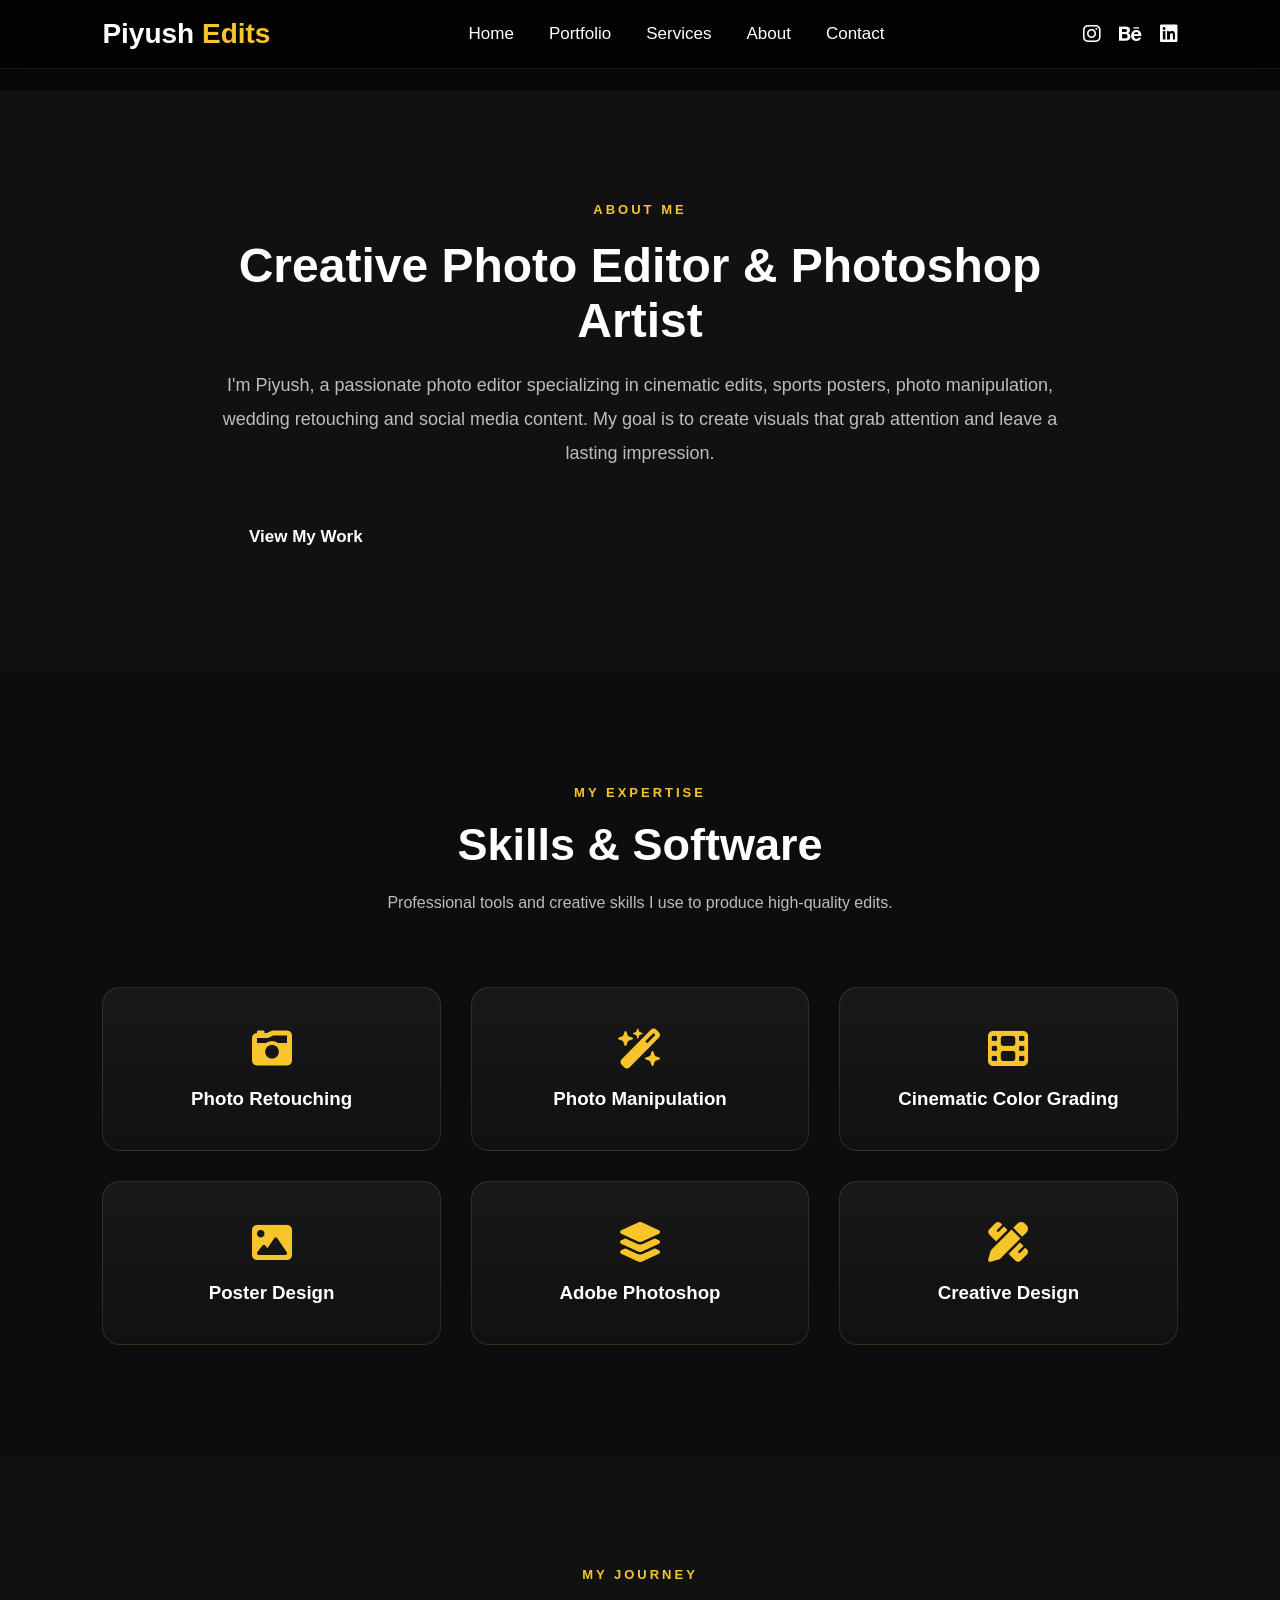
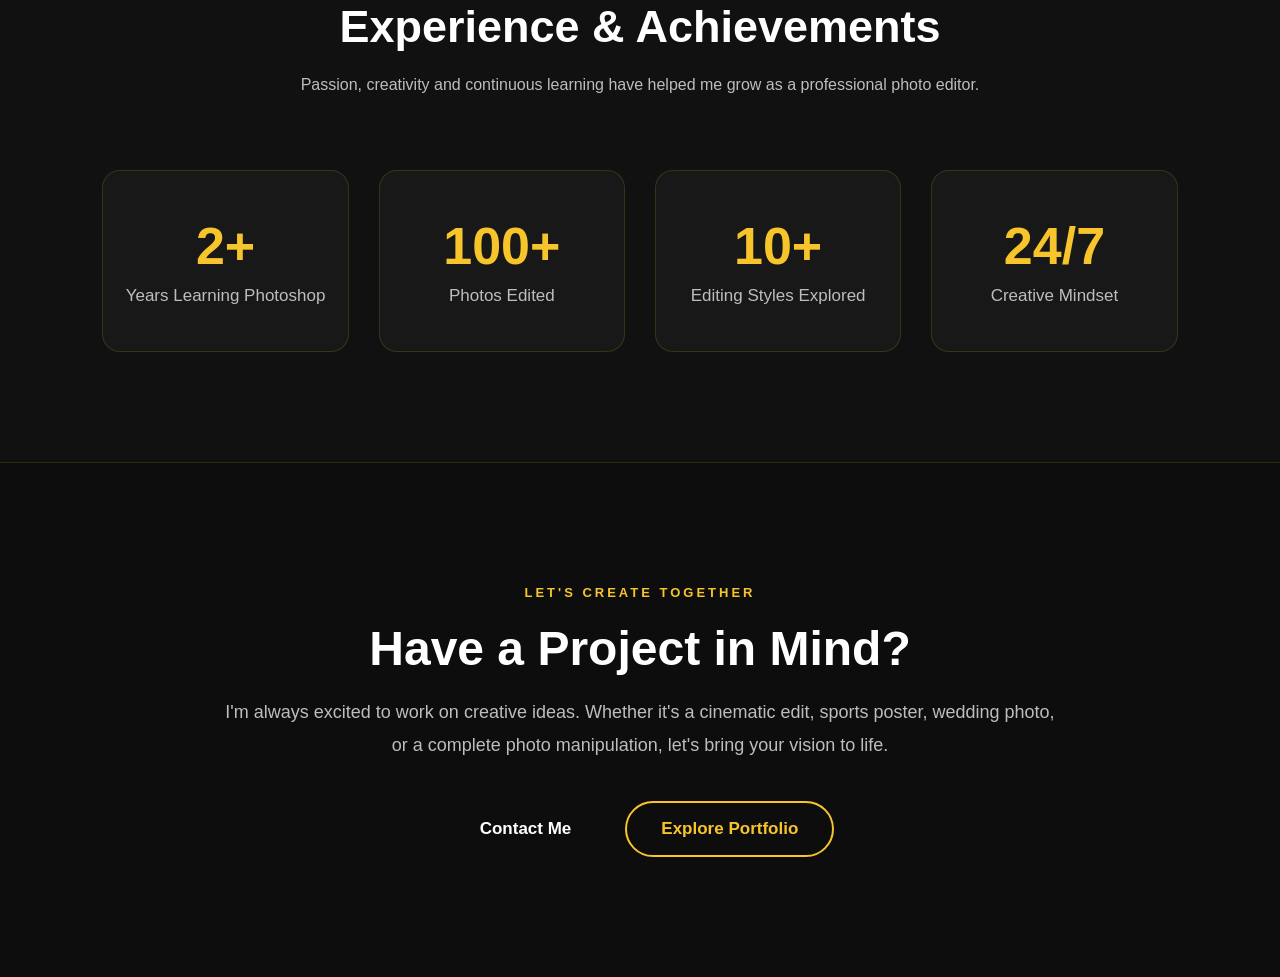
<file: about.html>
<!DOCTYPE html>
<html lang="en">
<head>
    <meta charset="UTF-8">
    <meta name="viewport" content="width=device-width, initial-scale=1.0">
    <title>About - Piyush Edits</title>

    <link rel="stylesheet" href="style.css">
    <link rel="stylesheet" href="https://cdnjs.cloudflare.com/ajax/libs/font-awesome/6.5.2/css/all.min.css">
</head>
<body>

<nav class="navbar">

  <div class="logo">
    Piyush <span>Edits</span>
  </div>

  <ul class="nav-links" id="navLinks">
    <li><a href="index.html">Home</a></li>
    <li><a href="portfolio.html">Portfolio</a></li>
    <li><a href="services.html">Services</a></li>
    <li><a href="about.html">About</a></li>
    <li><a href="contact.html">Contact</a></li>
  </ul>

  <div class="social-icons">
    <a href="#"><i class="fab fa-instagram"></i></a>
    <a href="#"><i class="fab fa-behance"></i></a>
    <a href="#"><i class="fab fa-linkedin"></i></a>
  </div>

  <!-- 🍔 HAMBURGER ADD HERE -->
  <div class="hamburger" id="hamburger">
    <span></span>
    <span></span>
    <span></span>
  </div>

</nav>

<!-- 🌫️ OVERLAY (NAVBAR KE BAAD) -->
<div class="overlay" id="overlay"></div>

<!-- <section class="about">

    <h2>About Me</h2>

    <h3>Hi, I'm Piyush</h3>

    <p>
        I am a passionate Photoshop editor and BCA student specializing in cinematic edits, retouching, color grading, and creative photo manipulation.
    </p>

</section> -->
<section class="about-intro">

    <div class="about-text">

        <span>ABOUT ME</span>

        <h2>Creative Photo Editor & Photoshop Artist</h2>

        <p>
            I'm Piyush, a passionate photo editor specializing in cinematic edits,
            sports posters, photo manipulation, wedding retouching and social media
            content. My goal is to create visuals that grab attention and leave a
            lasting impression.
        </p>

        <a href="portfolio.html" class="btn">
            View My Work
        </a>

    </div>

</section>
<!-- ================= SKILLS ================= -->

<section class="skills-section">

    <div class="section-title">

        <span>MY EXPERTISE</span>

        <h2>Skills & Software</h2>

        <p>Professional tools and creative skills I use to produce high-quality edits.</p>

    </div>

    <div class="skills-grid">

        <div class="skill-card">
            <i class="fas fa-camera-retro"></i>
            <h3>Photo Retouching</h3>
        </div>

        <div class="skill-card">
            <i class="fas fa-wand-magic-sparkles"></i>
            <h3>Photo Manipulation</h3>
        </div>

        <div class="skill-card">
            <i class="fas fa-film"></i>
            <h3>Cinematic Color Grading</h3>
        </div>

        <div class="skill-card">
            <i class="fas fa-image"></i>
            <h3>Poster Design</h3>
        </div>

        <div class="skill-card">
            <i class="fas fa-layer-group"></i>
            <h3>Adobe Photoshop</h3>
        </div>

        <div class="skill-card">
            <i class="fas fa-pen-ruler"></i>
            <h3>Creative Design</h3>
        </div>

    </div>

</section>
<!-- ================= EXPERIENCE ================= -->

<section class="experience-section">

    <div class="section-title">

        <span>MY JOURNEY</span>

        <h2>Experience & Achievements</h2>

        <p>
            Passion, creativity and continuous learning have helped me grow as a professional photo editor.
        </p>

    </div>

    <div class="experience-grid">

        <div class="experience-card">
            <h3>2+</h3>
            <p>Years Learning Photoshop</p>
        </div>

        <div class="experience-card">
            <h3>100+</h3>
            <p>Photos Edited</p>
        </div>

        <div class="experience-card">
            <h3>10+</h3>
            <p>Editing Styles Explored</p>
        </div>

        <div class="experience-card">
            <h3>24/7</h3>
            <p>Creative Mindset</p>
        </div>

    </div>

</section>
<!-- ================= ABOUT CTA ================= -->

<section class="about-cta">

    <div class="about-cta-content">

        <span>LET'S CREATE TOGETHER</span>

        <h2>Have a Project in Mind?</h2>

        <p>
            I'm always excited to work on creative ideas. Whether it's a cinematic
            edit, sports poster, wedding photo, or a complete photo manipulation,
            let's bring your vision to life.
        </p>

        <div class="about-cta-buttons">

            <a href="contact.html" class="btn">
                Contact Me
            </a>

            <a href="portfolio.html" class="btn btn-outline">
                Explore Portfolio
            </a>

        </div>

    </div>

</section>
</body>
</html>
</file>
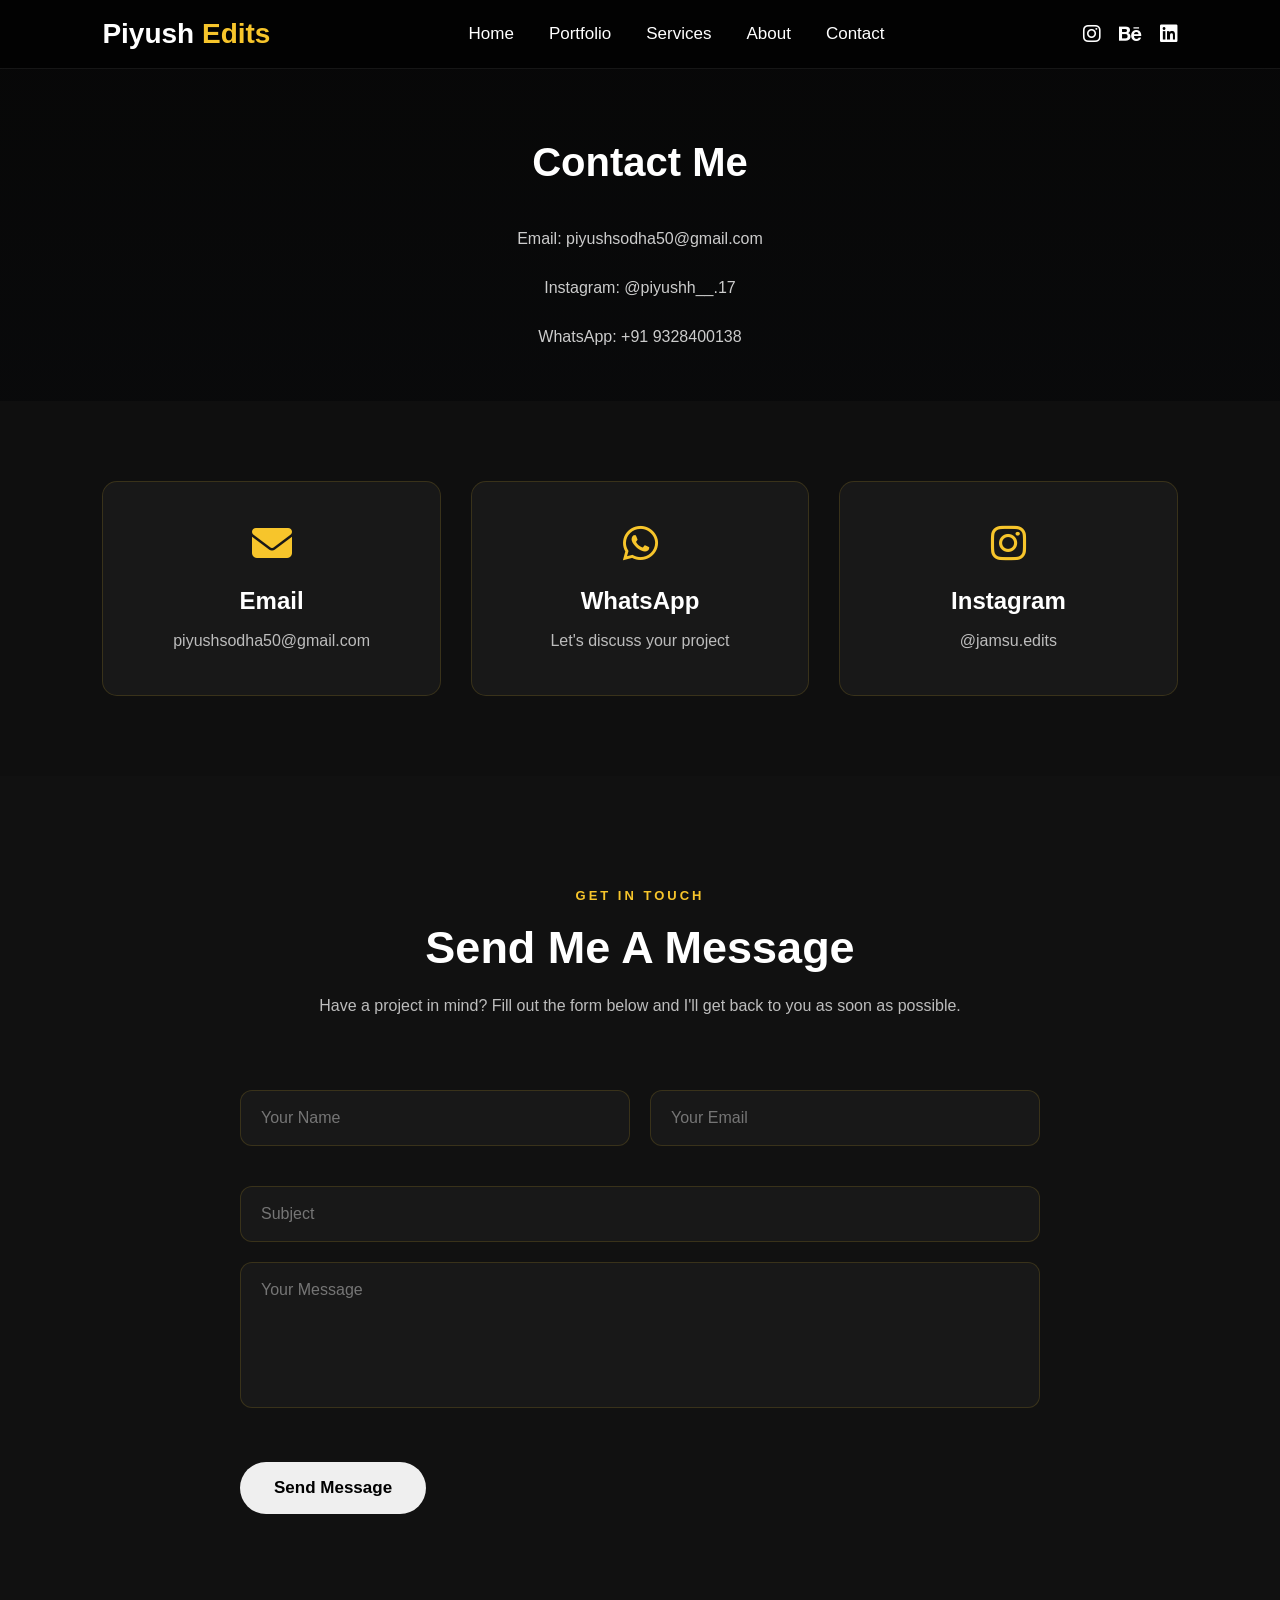
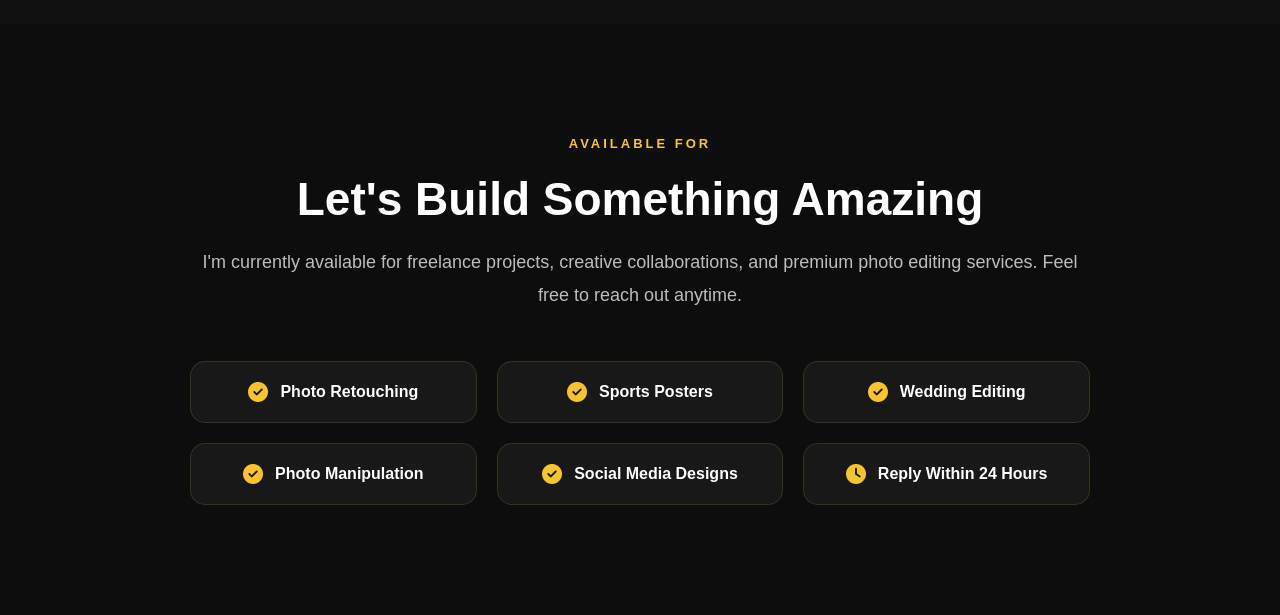
<file: contact.html>
<!DOCTYPE html>
<html lang="en">
<head>
    <title>Contact</title>
    <link rel="stylesheet" href="style.css">
    <link rel="stylesheet" href="https://cdnjs.cloudflare.com/ajax/libs/font-awesome/6.5.2/css/all.min.css">
</head>
<body>

<nav class="navbar">

  <div class="logo">
    Piyush <span>Edits</span>
  </div>

  <ul class="nav-links" id="navLinks">
    <li><a href="index.html">Home</a></li>
    <li><a href="portfolio.html">Portfolio</a></li>
    <li><a href="services.html">Services</a></li>
    <li><a href="about.html">About</a></li>
    <li><a href="contact.html">Contact</a></li>
  </ul>

  <div class="social-icons">
    <a href="#"><i class="fab fa-instagram"></i></a>
    <a href="#"><i class="fab fa-behance"></i></a>
    <a href="#"><i class="fab fa-linkedin"></i></a>
  </div>

  <!-- 🍔 HAMBURGER ADD HERE -->
  <div class="hamburger" id="hamburger">
    <span></span>
    <span></span>
    <span></span>
  </div>

</nav>

<!-- 🌫️ OVERLAY (NAVBAR KE BAAD) -->
<div class="overlay" id="overlay"></div>

<section class="about">

<h2>Contact Me</h2>

<p>Email: piyushsodha50@gmail.com</p>
<p>Instagram: @piyushh__.17</p>
<p>WhatsApp: +91 9328400138</p>

</section>
<!-- ================= Contact Cards ================= -->

<section class="contact-cards">

    <div class="contact-card">

        <div class="contact-icon">
            <i class="fas fa-envelope"></i>
        </div>

        <h3>Email</h3>

        <p>piyushsodha50@gmail.com</p>

    </div>

    <div class="contact-card">

        <div class="contact-icon">
            <i class="fab fa-whatsapp"></i>
        </div>

        <h3>WhatsApp</h3>

        <p>Let's discuss your project</p>

    </div>

    <div class="contact-card">

        <div class="contact-icon">
            <i class="fab fa-instagram"></i>
        </div>

        <h3>Instagram</h3>

        <p>@jamsu.edits</p>

    </div>

</section>
<!-- ================= CONTACT FORM ================= -->

<section class="contact-form-section">

    <div class="section-title">

        <span>GET IN TOUCH</span>

        <h2>Send Me A Message</h2>

        <p>
            Have a project in mind? Fill out the form below and I'll get back to you as soon as possible.
        </p>

    </div>

    <form class="contact-form">

        <div class="input-group">

            <input type="text" placeholder="Your Name" required>

            <input type="email" placeholder="Your Email" required>

        </div>

        <input type="text" placeholder="Subject" required>

        <textarea rows="6" placeholder="Your Message"></textarea>

        <button type="submit" class="btn">
            Send Message
        </button>

    </form>

</section>
<!--==========================
AVAILABILITY
===========================-->

<section class="availability">

    <div class="availability-content">

        <span>AVAILABLE FOR</span>

        <h2>Let's Build Something Amazing</h2>

        <p>
            I'm currently available for freelance projects, creative collaborations,
            and premium photo editing services. Feel free to reach out anytime.
        </p>

        <div class="availability-grid">

            <div class="availability-item">
                <i class="fas fa-check-circle"></i>
                <span>Photo Retouching</span>
            </div>

            <div class="availability-item">
                <i class="fas fa-check-circle"></i>
                <span>Sports Posters</span>
            </div>

            <div class="availability-item">
                <i class="fas fa-check-circle"></i>
                <span>Wedding Editing</span>
            </div>

            <div class="availability-item">
                <i class="fas fa-check-circle"></i>
                <span>Photo Manipulation</span>
            </div>

            <div class="availability-item">
                <i class="fas fa-check-circle"></i>
                <span>Social Media Designs</span>
            </div>

            <div class="availability-item">
                <i class="fas fa-clock"></i>
                <span>Reply Within 24 Hours</span>
            </div>

        </div>

    </div>

</section>

</body>
</html>
</file>
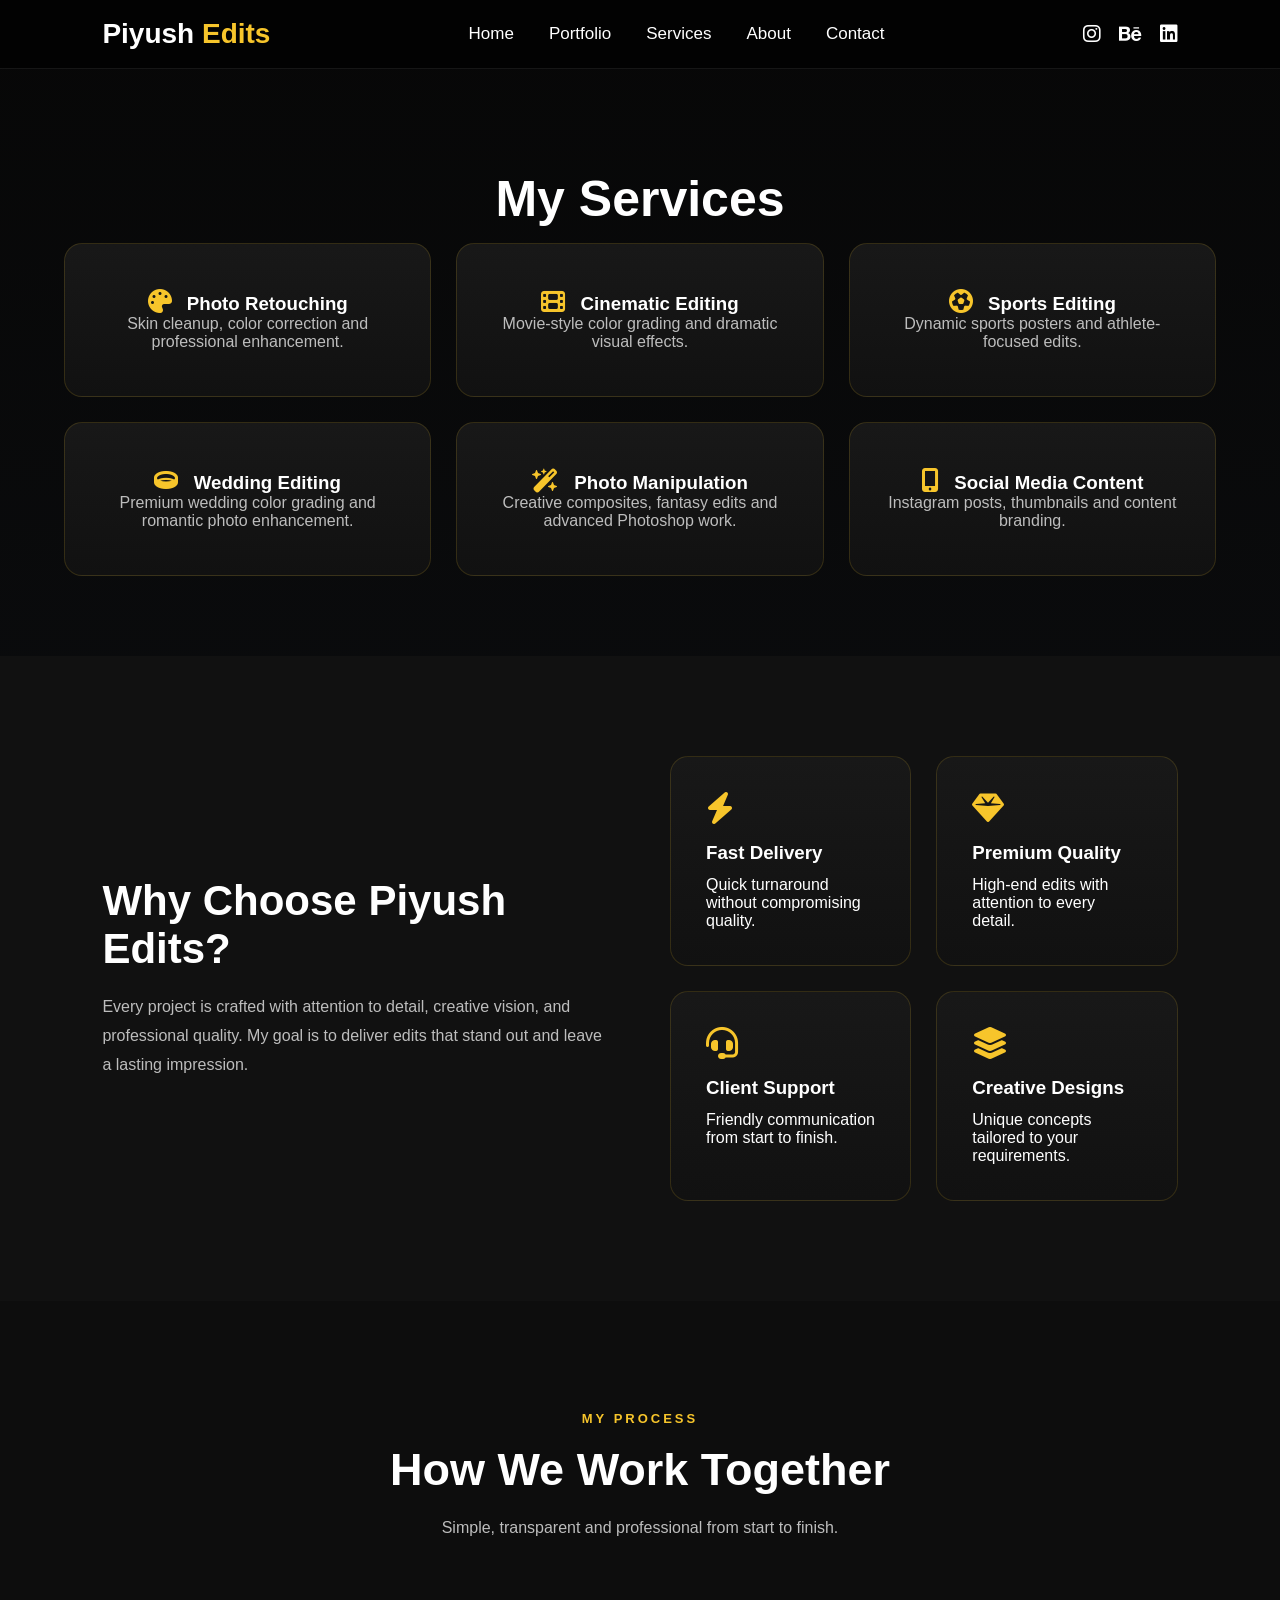
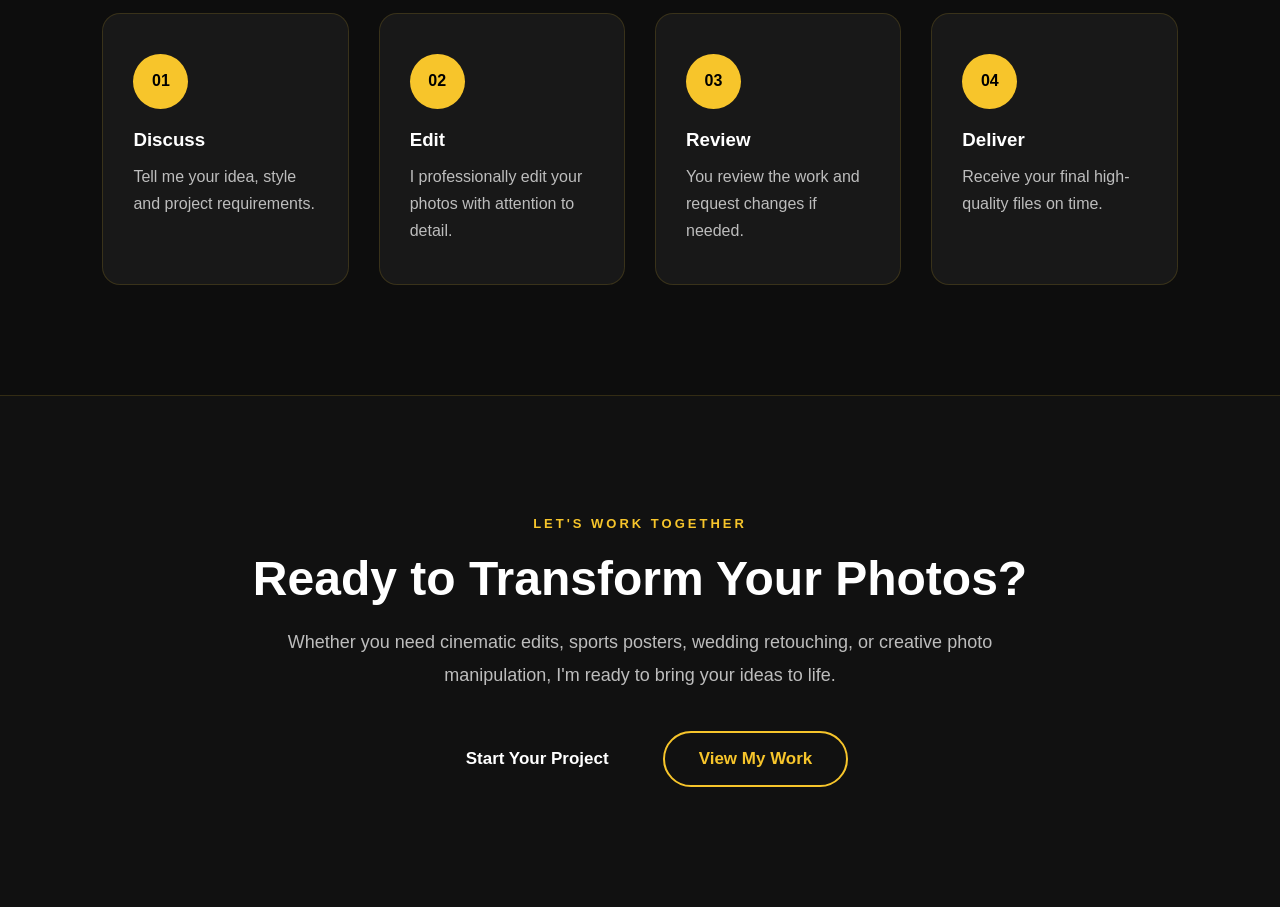
<file: services.html>
<html>
    <head>
        <link rel="stylesheet" href="style.css">
        <link rel="stylesheet" href="https://cdnjs.cloudflare.com/ajax/libs/font-awesome/6.5.2/css/all.min.css">
    </head>
        <body>
<nav class="navbar">

  <div class="logo">
    Piyush <span>Edits</span>
  </div>

  <ul class="nav-links" id="navLinks">
    <li><a href="index.html">Home</a></li>
    <li><a href="portfolio.html">Portfolio</a></li>
    <li><a href="services.html">Services</a></li>
    <li><a href="about.html">About</a></li>
    <li><a href="contact.html">Contact</a></li>
  </ul>

  <div class="social-icons">
    <a href="#"><i class="fab fa-instagram"></i></a>
    <a href="#"><i class="fab fa-behance"></i></a>
    <a href="#"><i class="fab fa-linkedin"></i></a>
  </div>

  <!-- 🍔 HAMBURGER ADD HERE -->
  <div class="hamburger" id="hamburger">
    <span></span>
    <span></span>
    <span></span>
  </div>

</nav>

<!-- 🌫️ OVERLAY (NAVBAR KE BAAD) -->
<div class="overlay" id="overlay"></div>

<section class="services">

    <h1>My Services</h1>
   

    <div class="service-grid">

        <div class="service-card">
            <h3><i class="fas fa-palette"></i> Photo Retouching</h3>
            <p>Skin cleanup, color correction and professional enhancement.</p>
        </div>

        <div class="service-card">
           <h3><i class="fas fa-film"></i> Cinematic Editing</h3>
            <p>Movie-style color grading and dramatic visual effects.</p>
        </div>

        <div class="service-card">
<h3><i class="fas fa-futbol"></i> Sports Editing</h3>
            <p>Dynamic sports posters and athlete-focused edits.</p>
        </div>

        <div class="service-card">
            <h3><i class="fas fa-ring"></i> Wedding Editing</h3>
            <p>Premium wedding color grading and romantic photo enhancement.</p>
        </div>

        <div class="service-card">
            <h3><i class="fas fa-wand-magic-sparkles"></i> Photo Manipulation</h3>
            <p>Creative composites, fantasy edits and advanced Photoshop work.</p>
        </div>

        <div class="service-card">
            <h3><i class="fas fa-mobile-screen-button"></i> Social Media Content</h3>
            <p>Instagram posts, thumbnails and content branding.</p>
        </div>

    </div>

</section>
<!-- ================= WHY CHOOSE ME ================= -->

<section class="why-choose">

    <div class="why-left">
        <h2>Why Choose Piyush Edits?</h2>

        <p>
            Every project is crafted with attention to detail, creative vision,
            and professional quality. My goal is to deliver edits that stand out
            and leave a lasting impression.
        </p>
    </div>

    <div class="why-right">

        <div class="why-box">
            <i class="fas fa-bolt"></i>
            <h3>Fast Delivery</h3>
            <p>Quick turnaround without compromising quality.</p>
        </div>

        <div class="why-box">
            <i class="fas fa-gem"></i>
            <h3>Premium Quality</h3>
            <p>High-end edits with attention to every detail.</p>
        </div>

        <div class="why-box">
            <i class="fas fa-headset"></i>
            <h3>Client Support</h3>
            <p>Friendly communication from start to finish.</p>
        </div>

        <div class="why-box">
            <i class="fas fa-layer-group"></i>
            <h3>Creative Designs</h3>
            <p>Unique concepts tailored to your requirements.</p>
        </div>

    </div>

</section>
<!-- ================= WORK PROCESS ================= -->

<section class="work-process">

    <div class="section-title">
        <span>MY PROCESS</span>
        <h2>How We Work Together</h2>
        <p>Simple, transparent and professional from start to finish.</p>
    </div>

    <div class="process-grid">

        <div class="process-card">
            <div class="step-number">01</div>
            <h3>Discuss</h3>
            <p>Tell me your idea, style and project requirements.</p>
        </div>

        <div class="process-card">
            <div class="step-number">02</div>
            <h3>Edit</h3>
            <p>I professionally edit your photos with attention to detail.</p>
        </div>

        <div class="process-card">
            <div class="step-number">03</div>
            <h3>Review</h3>
            <p>You review the work and request changes if needed.</p>
        </div>

        <div class="process-card">
            <div class="step-number">04</div>
            <h3>Deliver</h3>
            <p>Receive your final high-quality files on time.</p>
        </div>

    </div>

</section>
<!-- ================= SERVICES CTA ================= -->

<section class="services-cta">

    <div class="services-cta-content">

        <span>LET'S WORK TOGETHER</span>

        <h2>Ready to Transform Your Photos?</h2>

        <p>
            Whether you need cinematic edits, sports posters, wedding retouching,
            or creative photo manipulation, I'm ready to bring your ideas to life.
        </p>

        <div class="services-cta-buttons">

            <a href="contact.html" class="btn">
                Start Your Project
            </a>

            <a href="portfolio.html" class="btn btn-outline">
                View My Work
            </a>

        </div>

    </div>

</section>
</body>
    
</html>
</file>
<file: style.css>
html{
    scroll-behavior: smooth;
}
*{
    margin:0;
    padding:0;
    box-sizing:border-box;
    font-family:Arial, sans-serif;
}

body{
    background:#000;
    color:white;
}

nav{
    display:flex;
    justify-content:space-between;
    align-items:center;
    padding:25px 80px;
}

.logo{
    font-size:28px;
    font-weight:bold;

    transition:
    transform .35s ease,
    text-shadow .35s ease;
}
.logo:hover{
    transform: scale(1.05);

    text-shadow:
    0 0 18px rgba(247,197,43,.6);
}
ul{
    display:flex;
    list-style:none;
    gap:30px;
}

a{
    text-decoration:none;
    color:white;
}

 .hero{
    min-height:120vh;
    width:90%;
    max-width:1300px;
    margin:auto;
    display:flex;
    flex-direction:row;
    justify-content:space-between;
    align-items:center;
    gap:80px;
} 

.hero h1{
    font-size:60px;
    max-width:900px;
}

.hero p{
    /* margin-top:20px; */
    font-size:16px;
}

button{
    margin-top:30px;
    padding:15px 35px;
    font-size:18px;
    cursor:pointer;
}

button{
    margin-top:30px;
    padding:15px 35px;
    font-size:18px;
    cursor:pointer;
    border:none;
    border-radius:50px;
    transition:0.3s;
}

button:hover{
    transform:scale(1.08);
}

a{
    text-decoration:none;
    color:white;
    transition:0.3s;
}

a:hover{
    color:#00bfff;
}

*{
    font-family:'Inter', Arial, sans-serif;
}

body{
    background:
    linear-gradient(180deg, #070707 0%, #0d0f12 55%, #111827 100%);
    color:#fff;
    overflow-x:hidden;
}

body{
    padding-top:90px;
}

/* Navbar */

nav{
    display:flex;
    justify-content:space-between;
    align-items:center;
    padding:25px 80px;
}

.logo{
    font-size:28px;
    font-weight:bold;
}

ul{
    display:flex;
    list-style:none;
    gap:30px;
}

a{
    text-decoration:none;
    color:white;
    transition:0.3s;
}

a:hover{
    color:#00bfff;
}

/* Social Icons */

.socials{
    display:flex;
    gap:15px;
    font-size:24px;
}

/* Hero Section */

 .hero{
    height:85vh;

    display:flex;
    flex-direction:column;
    justify-content:center;
    align-items:center;
    text-align:center;
} 

.hero h1{
    font-size:60px;
    max-width:900px;
    margin-bottom:20px;
}

.hero p{
    font-size:22px;
    color:#ccc;
}

/* Button */

button{
    margin-top:30px;
    padding:15px 35px;
    border:none;
    border-radius:50px;
    font-size:18px;
    cursor:pointer;
    transition:0.3s;
}

button:hover{
    transform:scale(1.08);
}

.btn1:hover{
    transform:translateY(-5px) scale(1.05);
    box-shadow:0 0 30px rgba(247,197,43,.7);
}

.btn2:hover{
    background:#f7c52b;
    color:black;
    transform:scale(1.05);
}

.about h2{
    font-size:40px;
    text-align:center;
}

.about p{
    font-size:18px;
    line-height:1.8;
}

  .about{
    display: flex;
    flex-direction: column;
    align-items: center;
    text-align: center;
    gap: 20px;
    padding: 50px 20px;
  } 
.about-left,
 .hero-left,
  .hero-right,
  .about-left,
  .about-right{
    width: 100%;
  }

  .about img{
    width: 100%;
    max-width: 300px;
    height: auto;
    margin: 0 auto;
  }

  .about h2{
    font-size: 28px;
  }

  .about p{
    font-size: 16px;
  }
.about h2{
    font-size:40px;
    margin-bottom:20px;
}

.about h3{
    font-size:28px;
    margin-bottom:15px;
}

.about p{
    max-width:800px;
    margin:auto;
    line-height:1.8;
    color:#ccc;
}
/* Portfolio */

.portfolio{
    width:90%;
    max-width:1200px;
    margin:auto;
    padding:60px 0;
    text-align:center;
}

.portfolio h1{
    font-size:50px;
    margin-bottom:15px;
}

.portfolio p{
    color:#ccc;
    margin-bottom:40px;
}

.portfolio-box{
    background:#0d0d0d;
    padding:40px;
    border-radius:20px;
}

.categories{
    display:flex;
    justify-content:center;
    align-items:center;
    gap:18px;
    margin:40px 0;
    flex-wrap:wrap;
}
.categories button{

    padding:12px 28px;

    border:none;
    outline:none;

    border-radius:50px;

    background:rgba(255,255,255,.06);

    color:#fff;

    font-size:15px;
    font-weight:600;

    cursor:pointer;

    border:1px solid rgba(255,255,255,.08);

    transition:
    all .35s ease;

    backdrop-filter:blur(12px);

}.categories button:hover{

    background:#f7c52b;

    color:#111;

    transform:translateY(-4px);

    box-shadow:
    0 0 25px rgba(247,197,43,.35);

}.categories button.active{

    background:#f7c52b;

    color:#111;

    box-shadow:
    0 0 25px rgba(247,197,43,.45);

}
.categories button{
    background:#1c1c1c;
    color:white;
    border:none;
    padding:12px 25px;
    border-radius:10px;
    cursor:pointer;
    transition:.3s;
}

.categories button:hover{
    background:#f7c52b;
    color:black;
}

.gallery{
    display:grid;
    grid-template-columns:repeat(3,1fr);
    gap:20px;
}

.card{
    opacity:1;

transform:scale(1);
    position:relative;
    background:#151515;
    border-radius:18px;
    overflow:hidden;
    cursor:pointer;

    border:1px solid rgba(255,255,255,.08);

    transition:
    transform .45s ease,
    box-shadow .45s ease,
    border-color .45s ease;
}

.card:hover{
    transform:translateY(-6px);
}

.placeholder{
    height:220px;
    background:#2a2a2a;
}

.card h3{
    padding:15px;
    font-size:18px;
    font-weight:500;
}

.card img{
    width:100%;
    height:220px;
    object-fit:cover;
    display:block;

    transition:
    transform .6s ease,
    filter .6s ease;
}
.overlay{

    position:absolute;
    inset:0;

    display:flex;
    flex-direction:column;
    justify-content:flex-end;
    align-items:flex-start;

    padding:20px;

    background:linear-gradient(
        to top,
        rgba(0,0,0,.92),
        rgba(0,0,0,.15)
    );

    opacity:0;

    transition:.45s ease;
      pointer-events:none;
}

.card:hover .overlay{

    opacity:1;

}.badge{

    background:#f7c52b;
    color:#111;

    font-size:13px;
    font-weight:600;

    padding:6px 14px;

    border-radius:30px;

    margin-bottom:12px;

}.view-btn{

    margin-top:12px;

    padding:10px 18px;

    background:white;

    color:black;

    border-radius:30px;

    text-decoration:none;

    font-weight:600;

    transition:.35s;

}

.view-btn:hover{

    background:#f7c52b;

    transform:translateY(-3px);

}.card:hover{

    transform:
    translateY(-10px);

    border-color:#f7c52b;

    box-shadow:
    0 20px 45px rgba(247,197,43,.20);

}

.card:hover img{

    transform:scale(1.08);

    filter:brightness(.7);

}
.services{
    width:90%;
    max-width:1200px;
    margin:auto;
    text-align:center;
    padding:80px 0;
}

.services h1{
    font-size:50px;
    margin-bottom:15px;
}

.service-card p{

    color:#bdbdbd;

    transition:.35s;

}

.service-card:hover p{

    color:#fff;

}
.service-card h3{

    transition:.35s;

}

.service-card:hover h3{

    transform:scale(1.05);

}

.service-grid{
    display:grid;
    grid-template-columns:repeat(3,1fr);
    gap:25px;
}

.service-card{

    background:linear-gradient(180deg,#181818,#111);

    padding:45px 30px;

    border-radius:18px;

    border:1px solid rgba(247,197,43,.15);

    text-align:center;

    position:relative;

    overflow:hidden;

    cursor:pointer;

    transition:all .45s ease;

}
.service-card::before{

    content:"";

    position:absolute;

    top:0;

    left:-120%;

    width:70%;

    height:100%;

    background:linear-gradient(
        90deg,
        transparent,
        rgba(247,197,43,.15),
        transparent
    );

    transform:skewX(-25deg);

    transition:.8s;

}

.service-card:hover{

    transform:translateY(-12px);

    border-color:#f7c52b;

    box-shadow:0 18px 40px rgba(247,197,43,.18);

}

.service-card:hover::before{

    left:150%;

}

.service-card h3{

    color:#fff;

    transition:.35s;

}

.service-card:hover h3{

    color:#f7c52b;

}

/* ===== Premium Navbar ===== */

.navbar{
    position:fixed;
    top:0;
    left:0;
    width:100%;
    display:flex;
    justify-content:space-between;
    align-items:center;
    padding:18px 8%;
    background:rgba(0,0,0,.65);
    backdrop-filter:blur(15px);
    border-bottom:1px solid rgba(255,255,255,.08);
    z-index:1000;
    box-sizing:border-box;
}

.logo{
    color:white;
    font-size:28px;
    font-weight:bold;
}

.logo span{
    color:#f7c52b;
}

.nav-links{
    display:flex;
    list-style:none;
    gap:35px;
}

.nav-links a{
    color:white;
    text-decoration:none;
    font-size:17px;
    position:relative;
    transition:.3s;
}

.nav-links a::after{
    content:"";
    position:absolute;
    left:0;
    bottom:-6px;
    width:0%;
    height:2px;
    background:#f7c52b;
    transition:.3s;
}

.nav-links a:hover{
    color:#f7c52b;
}

.nav-links a:hover::after{
    width:100%;
}

.social-icons{
    display:flex;
    gap:18px;
}

.social-icons a{
    color:white;
    font-size:20px;
    transition:.3s;
}

.social-icons a:hover{
    color:#f7c52b;
    transform:translateY(-3px);
}
/* HERO */

 .hero{
    min-height:calc(100vh - 90px);
    width:90%;
    max-width:1300px;
    margin:auto;

    display:flex;
    flex-direction:row;
    justify-content:space-between;
    align-items:center;
    gap:70px;

    overflow:hidden;
} 

.hero-left{
    flex:1;
}

.hero-right{
    flex:1;
    display:flex;
    justify-content:center;
}

.hero-image{

    width:420px;
    height:420px;

    border-radius:25px;

    overflow:visible;

    border:3px solid #f7c52b;

    box-shadow:0 0 60px rgba(247,197,43,.25);

}

.hero-image img{

    width:100%;
    height:100%;

    object-fit:cover;

}

.collage{
    position:relative;
    width:500px;
    height:500px;
}

.collage img{
    position:absolute;
    width:180px;
    height:220px;
    object-fit:cover;
    border-radius:18px;
    box-shadow:0 0 25px rgba(247,197,43,.25);
    opacity:1;
    animation: fadeImage .8s forwards, float 4s ease-in-out infinite;
}

.collage img:hover{
   transform:
scale(1.08)
translateY(-8px);
    z-index:10;
    box-shadow:
0 25px 50px rgba(124,58,237,.30),
0 0 30px rgba(59,130,246,.25);
}

.img1{
    top:0;
    left:20px;
    transform:rotate(-8deg);
}

.img2{
    top:40px;
    right:20px;
    transform:rotate(8deg);
}

.img3{
    top:180px;
    left:80px;
    transform:rotate(-5deg);
}

.img4{
    top:240px;
    right:30px;
    transform:rotate(6deg);
}

.img5{
    top:120px;
    left:170px;
    transform:rotate(2deg);
}
/* Background Glow */

 .hero{
    position: relative;
    overflow: visible;
} 

.hero::before{
    content: "";
    position: absolute;
    width: 450px;
    height: 450px;
    background: rgba(247,197,43,0.12);
    border-radius: 50%;
    filter: blur(120px);
    top: -100px;
    right: -100px;
    z-index: -1;
}

.hero::after{
    content: "";
    position: absolute;
    width: 350px;
    height: 350px;
    background: rgba(255,255,255,0.05);
    border-radius: 50%;
    filter: blur(100px);
    bottom: -80px;
    left: -80px;
    z-index: -1;
}
@keyframes float{

    0%{
        transform: translateY(0px);
    }

    50%{
        transform: translateY(-10px);
    }

    100%{
        transform: translateY(0px);
    }

}

.collage img{
    animation: float 4s ease-in-out infinite;
}
.img1{
    animation-delay:0s;
}

.img2{
    animation-delay:.5s;
}

.img3{
    animation-delay:1s;
}

.img4{
    animation-delay:1.5s;
}

.img5{
    animation-delay:2s;
}

/* ---------- Premium Buttons ---------- */

.hero-buttons{
    display:flex;
    justify-content:center;
    align-items:center;
    gap:20px;
    margin-top:35px;
    
}

.btn{
    padding:16px 34px;
    border-radius:50px;
    text-decoration:none;
    font-size:17px;
    font-weight:600;
    display:flex;
    align-items:center;
    gap:10px;

    transition:all .35s ease;
    position:relative;
    overflow:hidden;
}

.btn-primary{
    background:#f5c542;
    color:#000;
    box-shadow:0 0 20px rgba(245,197,66,.35);
}

.btn-primary:hover{
    transform:translateY(-5px);
    box-shadow:0 0 35px rgba(245,197,66,.7);
}

.btn-secondary{
    border:2px solid #f5c542;
    color:#fff;
    background:transparent;
}

.btn-secondary:hover{
    background:#f5c542;
    color:#000;
    transform:translateY(-5px);
}
/* ==========================================================
   PREMIUM FOOTER
========================================================== */

.footer{
    position: relative;
    background:
radial-gradient(circle at left,#35105f 0%,transparent 35%),
radial-gradient(circle at right,#0d3c75 0%,transparent 35%),
linear-gradient(180deg,#0a0a12 0%,#101728 100%);
    padding: 130px 8% 45px;
    overflow: hidden;
    isolation: isolate;
    border-top: 1px solid rgba(255,255,255,.08);
}

/* Glowing Divider */
.footer::before{
    content: "";
    position: absolute;
    top: 0;
    left: 50%;
    transform: translateX(-50%);
    width: 80%;
    height: 3px;
    background: linear-gradient(90deg,
    transparent,
    #8b5cf6,
    #38bdf8,
    transparent);
  box-shadow:
0 0 15px #d946ef,
0 0 35px #3b82f6;
}

/* Background Glow */
.footer-glow{
    position: absolute;
    inset: 0;
    overflow: hidden;
    pointer-events: none;
}

.footer-glow::before,
.footer-glow::after{
    content:"";
    position:absolute;
    width:350px;
    height:350px;
    border-radius:50%;
    filter: blur(130px);
    opacity:.18;
}

.footer-glow::before{
    background: #7c3aed;
    width: 500px;
    height: 500px;
    left: -180px;
    bottom: -180px;
    filter: blur(180px);
    opacity: .22;
}

.footer-glow::after{
    background: #3b82f6;
    width: 500px;
    height: 500px;
    right: -180px;
    top: -180px;
    filter: blur(180px);
    opacity: .22;
}

/* Layout */

.footer-container{
    position: relative;
    z-index: 2;

    display:grid;
    grid-template-columns:
    1.4fr
    1fr
    1fr
    1fr;

    gap:60px;
}

/* Logo */

.footer-logo{

font-size:48px;
font-weight:800;
line-height:1;

background:linear-gradient(
90deg,
#d946ef,
#7c3aed,
#38bdf8);

-webkit-background-clip:text;
-webkit-text-fill-color:transparent;
background-clip:text;
color:transparent;

display:inline-block;

margin-bottom:25px;

}

.footer-box p{

    color:#b6b6b6;
    line-height:1.8;
    font-size:15px;
}

/* Headings */

.footer-box h3{

    color:#fff;
    margin-bottom:22px;
    font-size:20px;
}

/* Lists */

.footer-box ul{

    list-style:none;
}

.footer-box ul li{

    margin:14px 0;

    color:#b6b6b6;

    transition:.35s;
}

.footer-box ul li a{

    color:#b6b6b6;
    text-decoration:none;
    transition:.35s;
}

.footer-box ul li:hover{

    transform:translateX(8px);
    color:#fff;
}

.footer-box ul li a:hover{

    color:#8b5cf6;
}

/* Social */

.footer-social{

    display:flex;
    gap:14px;
    margin-top:25px;
}

.footer-social a{

    width:48px;
    height:48px;

    display:flex;
    justify-content:center;
    align-items:center;

    border-radius:50%;

    color:white;
    text-decoration:none;

   background:rgba(255,255,255,.04);
   border:1px solid rgba(255,255,255,.12);

    backdrop-filter:blur(15px);

    transition:.4s;
}

.footer-social a:hover{

    transform:
    translateY(-8px)
    scale(1.08);

    background: transparent;

    color: #8b5cf6;

    border-color: #8b5cf6;

    box-shadow:
    0 0 15px rgba(217,70,239,.6),
    0 0 30px rgba(59,130,246,.4);

}

/* Bottom */

.footer-bottom{

    position:relative;
    z-index:2;

    margin-top:70px;
    padding-top:30px;

    border-top:1px solid rgba(255,255,255,.08);

    text-align:center;
}

.footer-bottom p{

    color:#8f8f8f;
    font-size:14px;
}

/* Scroll Top */

#scrollTopBtn{

    position:fixed;

    right:30px;
    bottom:30px;

    width:55px;
    height:55px;

    border:none;
    outline:none;

    border-radius:50%;

    cursor:pointer;

    background:linear-gradient(135deg,#8b5cf6,#38bdf8);

    color:white;

    font-size:20px;

    display:none;

    transition:.4s;

    z-index:999;
}

#scrollTopBtn:hover{

    transform:
    translateY(-8px)
    rotate(360deg);

    box-shadow:
    0 0 25px #8b5cf6,
    0 0 50px #38bdf8;
}

/* Tablet */

@media(max-width:992px){

.footer-container{

grid-template-columns:
1fr 1fr;

gap:50px;

}

}

/* Mobile */
 @media(max-width:768px){

.footer{

padding:70px 30px 30px;

}

.footer-container{

grid-template-columns:1fr;

text-align:center;

}

.footer-social{

justify-content:center;

}

.footer-logo{

font-size:28px;

}

.footer::before{

width:95%;

}

 .hero{
    flex-direction: column;
    align-items: center;
    justify-content: center;
    text-align: center;
    padding: 50px 20px;
  } 

.hero-left,
  .hero-right{
    width: 100%;
  }
  .hero h1{
    font-size: 34px;
    line-height: 1.2;
  }

.hero h2{

    font-size:24px;

    line-height:1.5;

}

.hero-text{
    max-width:620px;
    line-height:1.6;
    color:#c9c9c9;
}
.hero-buttons{

    justify-content:center;

    flex-wrap:wrap;

    gap:15px;

}

.btn{

    width:220px;

    justify-content:center;

}

.portfolio{

    width:95%;

    padding:50px 0;

}

.portfolio-box{

    padding:25px;

}

.gallery{

    grid-template-columns:repeat(2,1fr);

    gap:18px;

}
.categories{

    gap:10px;

}

.categories button{

    padding:10px 18px;

    font-size:14px;

}
}
@media (max-width:480px){
/* 
    .hero{

        padding:50px 20px;

    } */

    .hero h1{

        font-size:38px;

    }

    .hero h2{

        font-size:20px;

    }

    .btn{

        width:100%;

    }

} 
body::before,
body::after{
    display:none;
}
/* ==========================================================
   PREMIUM ANIMATIONS
========================================================== */

/* Floating Hero Collage */

@keyframes floatCollage{

    0%{
        transform: translateY(0px);
    }

    50%{
        transform: translateY(-12px);
    }

    100%{
        transform: translateY(0px);
    }

}

/* Individual Images */

.collage img{

    transition:
    transform .45s ease,
    box-shadow .45s ease;

}

.collage img:hover{

    transform:
    scale(1.05)
    translateY(-8px);

    box-shadow:
    0 20px 45px rgba(124,58,237,.35);

}

/* Hero Buttons */

.btn{

    transition:
    transform .35s ease,
    box-shadow .35s ease;

}

.btn:hover{
    transform:translateY(-4px);
    box-shadow:0 15px 35px rgba(0,0,0,.25);
}
.btn i{
    transition:transform .35s ease;
}

.btn:hover i{
    transform:translateX(5px);
}
/* Navbar Links */

.nav-links a{

    transition:
    color .3s ease;

}

.nav-links a:hover{

    color:#8b5cf6;

}

/* Social Icons */

.social-icons a{

    transition:
    transform .35s ease,
    box-shadow .35s ease;

}

.social-icons a:hover{

    transform:
    translateY(-6px);

    box-shadow:
    0 0 20px rgba(124,58,237,.45);

}@keyframes glowMove1{

    from{

        transform:
        translate(0,0);

    }

    to{

        transform:
        translate(80px,-60px);

    }

}

@keyframes glowMove2{

    from{

        transform:
        translate(0,0);

    }

    to{

        transform:
        translate(-80px,60px);

    }

}
/* ==========================================
   BUTTON SHINE EFFECT
========================================== */

.btn{
  transition: all 0.35s ease;
position: relative;
overflow: hidden;
}

.btn::before{

    content:"";

    position:absolute;

    top:0;
    left:-120%;

    width:60%;
    height:100%;

    background:linear-gradient(
        120deg,
        transparent,
        rgba(255,255,255,.45),
        transparent
    );

    transform:skewX(-25deg);

    transition:left .8s ease;

}

.btn:hover::before{

    left:140%;

}
/* ======================================
   COLLAGE FLOAT
====================================== */

@keyframes collageFloat{

    0%{
        transform:translateY(0px);
    }

    50%{
        transform:translateY(-12px);
    }

    100%{
        transform:translateY(0px);
    }

}

/* ==========================================
   IMAGE STAGGER
========================================== */

.img1{ animation-delay:.1s; }

.img2{ animation-delay:.3s; }

.img3{ animation-delay:.5s; }

.img4{ animation-delay:.7s; }

.img5{ animation-delay:.9s; }

@keyframes fadeImage{

    from{

        opacity:0;

  

    }

    to{

        opacity:1;


    }

}
/* ==================================================
   PREMIUM LIGHTBOX
================================================== */

.lightbox{

    position:fixed;
    inset:0;

    background:rgba(0,0,0,.88);

    backdrop-filter:blur(12px);

    display:flex;
    justify-content:center;
    align-items:center;

    opacity:0;
    visibility:hidden;

    transition:.4s ease;

    z-index:9999;

}

.lightbox.active{

    opacity:1;
    visibility:visible;
    .lightbox.active .lightbox-content{

    transform:scale(1);

}
}

.lightbox-content{

    width:90%;
    max-width:1200px;

    display:flex;
    align-items:center;
    transform:scale(.92);

transition:.4s ease;
    gap:40px;

}

#lightbox-img{
    width:65%;
    height:75vh;
    object-fit:cover;
    object-position:center 50%;
    border-radius:20px;
    cursor:grab;
    user-select:none;
}
#lightbox-img.dragging{
    cursor:grabbing;
}

.lightbox-info{

    width:35%;

    background:rgba(255,255,255,.05);

    border:1px solid rgba(255,255,255,.08);

    backdrop-filter:blur(18px);

    padding:35px;

    border-radius:20px;

}

#lightbox-category{

    display:inline-block;

    padding:8px 18px;

    background:#f7c52b;

    color:#111;

    border-radius:30px;

    font-weight:600;

}

#lightbox-title{

    color:white;

    margin:18px 0;

    font-size:32px;

}

#lightbox-description{

    color:#bfbfbf;

    line-height:1.8;

}
.close-lightbox,
.prev,
.next{

    position:absolute;

    width:55px;
    height:55px;

    border-radius:50%;

    background:rgba(255,255,255,.08);

    display:flex;
    justify-content:center;
    align-items:center;

    color:white;

    font-size:22px;

    cursor:pointer;

    transition:.35s;

}

.close-lightbox{

    top:35px;
    right:40px;

}

.prev{

    left:35px;

}

.next{

    right:35px;

}

.close-lightbox:hover,
.prev:hover,
.next:hover{

    background:#f7c52b;

    color:#111;

    transform:scale(1.1);

}
@media(max-width:900px){

.lightbox-content{

    flex-direction:column;

}

#lightbox-img{

    width:100%;

}

.lightbox-info{

    width:100%;

}

}

/* ==================================================
   RESPONSIVE DESIGN
================================================== */

@media (max-width: 992px){

    .navbar{

        padding:18px 6%;

        flex-wrap:wrap;

    }

    .nav-links{

        gap:20px;

    }

}
/* @media (max-width:768px){

    .navbar{
        flex-direction: column;
        align-items: center;
    }

    .nav-links{
        flex-direction: column;
        align-items: center;
        width: 100%;
    }

    .social-icons{
        margin-top: 10px;
        display: flex;
        justify-content: center;
    }
} */

/* Hamburger base */
.hamburger {
  display: none;
  flex-direction: column;
  gap: 6px;
  cursor: pointer;
  z-index: 1001;
}

.hamburger span {
  width: 28px;
  height: 3px;
  background: #fff;
  border-radius: 5px;
  transition: 0.4s ease;
}

/* Mobile menu */
/* @media (max-width: 768px) {

  .hamburger {
    display: flex;
  }

  .nav-links {
    position: fixed;
    top: 0;
    right: -100%;
    height: 100vh;
    width: 70%;
    background: rgba(0, 0, 0, 0.9);
    backdrop-filter: blur(10px);
    flex-direction: column;
    justify-content: center;
    align-items: center;
    gap: 25px;
    transition: 0.5s ease;
    z-index: 1000;
  }

  .nav-links.active {
    right: 0;
  }

  /* Overlay */
  .overlay {
    position: fixed;
    top: 0;
    left: 0;
    width: 100%;
    height: 100%;
    background: rgba(0,0,0,0.4);
    opacity: 0;
    pointer-events: none;
    transition: 0.4s ease;
    backdrop-filter: blur(3px);
  }

  .overlay.active {
    opacity: 1;
    pointer-events: all;
  }
 */

/* X animation */
.hamburger.active span:nth-child(1) {
  transform: rotate(45deg) translate(5px, 5px);
}

.hamburger.active span:nth-child(2) {
  opacity: 0;
}

.hamburger.active span:nth-child(3) {
  transform: rotate(-45deg) translate(6px, -6px);
}

/* Body lock */
body.no-scroll {
  overflow: hidden;
}

/* Final Hero Typography */
.hero h1{
    font-size:72px;
    font-weight:800;
    letter-spacing:0;
    margin-bottom:22px;
    line-height:1;
}

.hero h2{
    font-size:30px;
    line-height:1.25;
    font-weight:700;
    max-width:680px;
    margin:auto;
}

.hero-text{
    max-width:620px;
    line-height:1.6;
    color:#c9c9c9;
}

@media(max-width:768px){
    .portfolio-hero h1{

    font-size:40px;

}

.portfolio-hero p{

    font-size:16px;

}
.experience-card h3{

    font-size:40px;

}
    .section-title h2{

    font-size:34px;

}
    .hero h1{
        font-size:46px;
    }

    .hero h2{
        font-size:24px;
        max-width:100%;
    }

    .hero-text{
        font-size:17px;
        max-width:100%;
    }
    .final-cta h2{

    font-size:34px;

}

.final-cta p{

    font-size:16px;

}
}

@media(max-width:480px){
    .hero h1{
        font-size:38px;
    }

    .hero h2{
        font-size:21px;
    }
}
/* Stats Strip */
.stats-strip{
    width:90%;
    max-width:1100px;
    margin:0 auto 90px;
    padding:28px 34px;

    display:grid;
    grid-template-columns:repeat(4,1fr);
    gap:20px;

    background:rgba(255,255,255,.035);
    border:1px solid rgba(255,255,255,.08);
    border-radius:18px;
    backdrop-filter:blur(16px);
}

.stat-item{
    text-align:center;
    border-right:1px solid rgba(255,255,255,.08);
}

.stat-item:last-child{
    border-right:none;
}

.stat-item h3{
    font-size:34px;
    color:#f7c52b;
    margin-bottom:6px;
}

.stat-item p{
    color:#c9c9c9;
    font-size:15px;
    margin:0;
}

@media(max-width:768px){
    .input-group{

grid-template-columns:1fr;

}
    .stats-strip{
        grid-template-columns:repeat(2,1fr);
        padding:24px 18px;
        margin-bottom:70px;
    }

    .stat-item{
        border-right:none;
    }
}

@media(max-width:480px){
    .stats-strip{
        grid-template-columns:1fr;
    }
}
/* Featured Work */
.featured-work{
    width:90%;
    max-width:1200px;
    margin:0 auto 110px;
}

.section-heading{
    text-align:center;
    margin-bottom:45px;
}

.section-heading p{
    color:#f7c52b;
    font-size:14px;
    font-weight:700;
    letter-spacing:2px;
    margin-bottom:12px;
}

.section-heading h2{
    font-size:44px;
    line-height:1.1;
    margin-bottom:14px;
}

.section-heading span{
    display:block;
    max-width:620px;
    margin:auto;
    color:#c9c9c9;
    font-size:17px;
    line-height:1.6;
}

.featured-grid{
    display:grid;
    grid-template-columns:repeat(3,1fr);
    gap:24px;
}

.featured-card{
    position:relative;
    height:360px;
    overflow:hidden;
    border-radius:20px;
    background:#111;
    border:1px solid rgba(255,255,255,.08);
    box-shadow:0 24px 50px rgba(0,0,0,.35);
}

.featured-card img{
    width:100%;
    height:100%;
    object-fit:cover;
    display:block;
    transition:.55s ease;
}

.featured-card::after{
    content:"";
    position:absolute;
    inset:0;
    background:linear-gradient(
        to top,
        rgba(0,0,0,.88),
        rgba(0,0,0,.15),
        transparent
    );
}

.featured-info{
    position:absolute;
    left:24px;
    right:24px;
    bottom:24px;
    z-index:2;
}

.featured-info span{
    display:inline-block;
    color:#111;
    background:#f7c52b;
    padding:7px 14px;
    border-radius:30px;
    font-size:13px;
    font-weight:700;
    margin-bottom:12px;
}

.featured-info h3{
    color:#fff;
    font-size:24px;
    line-height:1.2;
}

.featured-card:hover img{
    transform:scale(1.08);
}

.section-action{
    display:flex;
    justify-content:center;
    margin-top:38px;
}

@media(max-width:900px){
    .featured-grid{
        grid-template-columns:1fr;
    }

    .featured-card{
        height:340px;
    }

    .section-heading h2{
        font-size:34px;
    }
}
/* Home Services */
.home-services{
    width:90%;
    max-width:1200px;
    margin:0 auto 110px;
}

.home-service-grid{
    display:grid;
    grid-template-columns:repeat(4,1fr);
    gap:22px;
}

.home-service-card{
    padding:30px 24px;
    background:rgba(255,255,255,.035);
    border:1px solid rgba(255,255,255,.08);
    border-radius:18px;
    transition:.35s ease;
}

.home-service-card i{
    width:54px;
    height:54px;
    display:flex;
    align-items:center;
    justify-content:center;
    border-radius:16px;
    background:#f7c52b;
    color:#111;
    font-size:22px;
    margin-bottom:24px;
}

.home-service-card h3{
    font-size:22px;
    margin-bottom:14px;
}

.home-service-card p{
    color:#c9c9c9;
    line-height:1.65;
    font-size:15px;
}

.home-service-card:hover{
    transform:translateY(-8px);
    border-color:rgba(247,197,43,.45);
    box-shadow:0 22px 48px rgba(0,0,0,.35);
}

@media(max-width:992px){
    .home-service-grid{
        grid-template-columns:repeat(2,1fr);
    }
}

@media(max-width:560px){
    .home-service-grid{
        grid-template-columns:1fr;
    }
}
/* Workflow */
.workflow-section{
    width:90%;
    max-width:1200px;
    margin:0 auto 120px;
}

.workflow-grid{
    display:grid;
    grid-template-columns:repeat(4,1fr);
    gap:22px;
    position:relative;
}

.workflow-step{
    position:relative;
    padding:32px 24px;
    min-height:230px;
    background:rgba(255,255,255,.035);
    border:1px solid rgba(255,255,255,.08);
    border-radius:18px;
    overflow:hidden;
}

.workflow-step span{
    position:absolute;
    top:18px;
    right:22px;
    color:rgba(255,255,255,.12);
    font-size:42px;
    font-weight:800;
}

.workflow-step i{
    width:54px;
    height:54px;
    display:flex;
    align-items:center;
    justify-content:center;
    border-radius:50%;
    background:rgba(247,197,43,.12);
    color:#f7c52b;
    border:1px solid rgba(247,197,43,.35);
    font-size:21px;
    margin-bottom:26px;
}

.workflow-step h3{
    font-size:22px;
    margin-bottom:12px;
}

.workflow-step p{
    color:#c9c9c9;
    font-size:15px;
    line-height:1.65;
}

.workflow-step:hover{
    border-color:rgba(247,197,43,.45);
    transform:translateY(-6px);
    transition:.35s ease;
}

@media(max-width:992px){
    .workflow-grid{
        grid-template-columns:repeat(2,1fr);
    }
}

@media(max-width:560px){
    .workflow-grid{
        grid-template-columns:1fr;
    }
}
/* Final CTA */
.final-cta{
    width:90%;
    max-width:1180px;
    margin:0 auto 110px;
    position:relative;
    overflow:hidden;
    border-radius:24px;
    border:1px solid rgba(247,197,43,.22);
    background:
        linear-gradient(135deg, rgba(247,197,43,.16), transparent 34%),
        linear-gradient(180deg, #151515 0%, #080808 100%);
    box-shadow:0 30px 80px rgba(0,0,0,.45);
}

.final-cta::before{
    content:"";
    position:absolute;
    inset:1px;
    border-radius:23px;
    background:linear-gradient(135deg, rgba(255,255,255,.08), transparent 45%);
    pointer-events:none;
}

.final-cta::after{
    content:"";
    position:absolute;
    width:220px;
    height:220px;
    right:-80px;
    bottom:-100px;
    background:rgba(247,197,43,.18);
    filter:blur(55px);
    pointer-events:none;
}

.final-cta-content{
    position:relative;
    z-index:2;
    max-width:780px;
    margin:auto;
    padding:72px 34px;
    text-align:center;
}

.final-cta-content p{
    color:#f7c52b;
    font-size:14px;
    font-weight:800;
    letter-spacing:2px;
    margin-bottom:18px;
}

.final-cta-content h2{
    font-size:48px;
    line-height:1.08;
    margin-bottom:18px;
}

.final-cta-content span{
    display:block;
    color:#cfcfcf;
    font-size:17px;
    line-height:1.75;
    max-width:650px;
    margin:0 auto 34px;
}

.final-cta-actions{
    display:flex;
    justify-content:center;
    align-items:center;
    gap:16px;
    flex-wrap:wrap;
}

@media(max-width:768px){
    .portfolio-cta h2{

    font-size:34px;

}

.portfolio-cta p{

    font-size:16px;

}
    .final-cta{
        margin-bottom:80px;
        border-radius:18px;
    }

    .final-cta::before{
        border-radius:17px;
    }

    .final-cta-content{
        padding:54px 22px;
    }

    .final-cta-content h2{
        font-size:34px;
    }

    .final-cta-content span{
        font-size:16px;
    }
    .about-cta h2{

    font-size:34px;

}

.about-cta p{

    font-size:16px;

}
}

@media(max-width:480px){
    .final-cta-content h2{
        font-size:29px;
    }

    .final-cta-actions{
        align-items:stretch;
    }
    .final-cta{

    padding:80px 20px;

}

.final-cta h2{

    font-size:28px;

}
}
/*==========================
FINAL CTA
==========================*/

.final-cta{

    padding:120px 20px;

    background:#111;

    text-align:center;

    border-top:1px solid rgba(247,197,43,.15);
    border-bottom:1px solid rgba(247,197,43,.15);

}

.cta-content{

    max-width:850px;

    margin:auto;

}

.cta-tag{

    display:inline-block;

    color:#f7c52b;

    letter-spacing:3px;

    font-size:13px;

    margin-bottom:20px;

}

.final-cta h2{

    font-size:48px;

    color:#fff;

    margin-bottom:20px;

}

.final-cta p{

    color:#bdbdbd;

    font-size:18px;

    line-height:1.8;

    max-width:700px;

    margin:0 auto 40px;

}

.cta-buttons{

    display:flex;

    justify-content:center;

    gap:20px;

    flex-wrap:wrap;

}

.btn-outline{

    background:transparent;

    border:2px solid #f7c52b;

    color:#f7c52b;

}

.btn-outline:hover{

    background:#f7c52b;

    color:#000;

}
/*==========================
CONTACT CARDS
==========================*/

.contact-cards{

    display:grid;

    grid-template-columns:repeat(auto-fit,minmax(250px,1fr));

    gap:30px;

    padding:80px 8%;

    background:#0f0f0f;

}

.contact-card{

    background:#181818;

    padding:40px 30px;

    border:1px solid rgba(247,197,43,.15);

    border-radius:15px;

    text-align:center;

    transition:.4s;

}

.contact-card:hover{

    transform:translateY(-10px);

    border-color:#f7c52b;

    box-shadow:0 15px 35px rgba(247,197,43,.12);

}

.contact-icon{

    font-size:40px;

    color:#f7c52b;

    margin-bottom:20px;

}

.contact-card h3{

    color:#fff;

    margin-bottom:12px;

    font-size:24px;

}

.contact-card p{

    color:#bdbdbd;

    font-size:16px;

    line-height:1.7;

}
/*==========================
WHY CHOOSE ME
==========================*/

.why-choose{

    display:grid;

    grid-template-columns:1fr 1fr;

    gap:60px;

    padding:100px 8%;

    background:#111;

    align-items:center;

}

.why-left h2{

    color:#fff;

    font-size:42px;

    margin-bottom:20px;

}

.why-left p{

    color:#bdbdbd;

    line-height:1.8;

}

.why-right{

    display:grid;

    grid-template-columns:repeat(2,1fr);

    gap:25px;

}

.why-box{

    background:linear-gradient(180deg,#181818,#111);

    padding:35px;

    border:1px solid rgba(247,197,43,.15);

    border-radius:18px;

    transition:.4s ease;

    cursor:pointer;

    position:relative;

    overflow:hidden;

}
.why-box::before{

    content:"";

    position:absolute;

    top:0;

    left:-100%;

    width:100%;

    height:100%;

    background:linear-gradient(
        90deg,
        transparent,
        rgba(247,197,43,.12),
        transparent
    );

    transition:.6s;

}
.why-box:hover{

    transform:translateY(-12px);

    border-color:#f7c52b;

    box-shadow:0 15px 35px rgba(247,197,43,.15);

}

.why-box:hover::before{

    left:100%;

}

.why-box i{

    font-size:32px;

    color:#f7c52b;

    margin-bottom:18px;

    transition:.3s;

}

.why-box:hover i{

    transform:scale(1.2) rotate(8deg);

}

.why-box h3{

    color:#fff;

    margin-bottom:12px;

    transition:.3s;

}

.why-box:hover h3{

    color:#f7c52b;

}
.service-card h3 i{

    color:#f7c52b;

    margin-right:10px;

    font-size:24px;

    transition:.4s ease;

}

.service-card:hover h3 i{

    transform:rotate(12deg) scale(1.2);

}
/*==========================
WORK PROCESS
==========================*/

.work-process{

    padding:110px 8%;

    background:#0d0d0d;

}

.section-title{

    text-align:center;

    max-width:700px;

    margin:0 auto 70px;

}

.section-title span{

    color:#f7c52b;

    letter-spacing:3px;

    font-size:13px;

    font-weight:600;

}

.section-title h2{

    color:#fff;

    font-size:45px;

    margin:18px 0;

}

.section-title p{

    color:#bdbdbd;

    line-height:1.8;

}

.process-grid{

    display:grid;

    grid-template-columns:repeat(auto-fit,minmax(230px,1fr));

    gap:30px;

}

.process-card{

    background:#181818;

    padding:40px 30px;

    border-radius:18px;

    border:1px solid rgba(247,197,43,.15);

    transition:.4s;

    position:relative;

}

.process-card:hover{

    transform:translateY(-10px);

    border-color:#f7c52b;

    box-shadow:0 18px 40px rgba(247,197,43,.15);

}

.step-number{

    width:55px;

    height:55px;

    border-radius:50%;

    background:#f7c52b;

    color:#000;

    display:flex;

    align-items:center;

    justify-content:center;

    font-weight:bold;

    margin-bottom:20px;

}

.process-card h3{

    color:#fff;

    margin-bottom:12px;

}

.process-card p{

    color:#bdbdbd;

    line-height:1.7;

}
/*==========================
SERVICES CTA
==========================*/

.services-cta{

    padding:120px 8%;

    background:#111;

    text-align:center;

    border-top:1px solid rgba(247,197,43,.15);

}

.services-cta-content{

    max-width:800px;

    margin:auto;

}

.services-cta span{

    color:#f7c52b;

    letter-spacing:3px;

    font-size:13px;

    font-weight:600;

}

.services-cta h2{

    color:#fff;

    font-size:48px;

    margin:20px 0;

}

.services-cta p{

    color:#bdbdbd;

    font-size:18px;

    line-height:1.8;

    margin-bottom:40px;

}

.services-cta-buttons{

    display:flex;

    justify-content:center;

    gap:20px;

    flex-wrap:wrap;

}
/*==========================
ABOUT INTRO
==========================*/

.about-intro{

    padding:110px 8%;

    background:#111;

}

.about-text{

    max-width:850px;

    margin:auto;

    text-align:center;

}

.about-text span{

    color:#f7c52b;

    letter-spacing:3px;

    font-size:13px;

    font-weight:600;

}

.about-text h2{

    color:#fff;

    font-size:48px;

    margin:20px 0;

}

.about-text p{

    color:#bdbdbd;

    font-size:18px;

    line-height:1.9;

    margin-bottom:40px;

}
/*==========================
SKILLS
==========================*/

.skills-section{

    padding:110px 8%;

    background:#0d0d0d;

}

.skills-grid{

    display:grid;

    grid-template-columns:repeat(auto-fit,minmax(250px,1fr));

    gap:30px;

    margin-top:60px;

}

.skill-card{

    background:linear-gradient(180deg,#181818,#111);

    padding:40px 30px;

    border-radius:18px;

    text-align:center;

    border:1px solid rgba(247,197,43,.15);

    transition:.4s;

    cursor:pointer;

    position:relative;

    overflow:hidden;

}

.skill-card::before{

    content:"";

    position:absolute;

    top:0;

    left:-120%;

    width:70%;

    height:100%;

    background:linear-gradient(
        90deg,
        transparent,
        rgba(247,197,43,.15),
        transparent
    );

    transform:skewX(-25deg);

    transition:.8s;

}

.skill-card:hover::before{

    left:150%;

}

.skill-card:hover{

    transform:translateY(-10px);

    border-color:#f7c52b;

    box-shadow:0 18px 40px rgba(247,197,43,.15);

}

.skill-card i{

    font-size:40px;

    color:#f7c52b;

    margin-bottom:20px;

    transition:.4s;

}

.skill-card:hover i{

    transform:scale(1.2) rotate(10deg);

}

.skill-card h3{

    color:#fff;

    transition:.3s;

}

.skill-card:hover h3{

    color:#f7c52b;

}
/*==========================
EXPERIENCE
==========================*/

.experience-section{

    padding:110px 8%;

    background:#111;

}

.experience-grid{

    display:grid;

    grid-template-columns:repeat(auto-fit,minmax(220px,1fr));

    gap:30px;

    margin-top:60px;

}

.experience-card{

    background:#181818;

    padding:45px 20px;

    text-align:center;

    border-radius:18px;

    border:1px solid rgba(247,197,43,.15);

    transition:.4s;

}

.experience-card:hover{

    transform:translateY(-10px);

    border-color:#f7c52b;

    box-shadow:0 18px 40px rgba(247,197,43,.15);

}

.experience-card h3{

    font-size:52px;

    color:#f7c52b;

    margin-bottom:10px;

}

.experience-card p{

    color:#bdbdbd;

    font-size:17px;

}
/*==========================
ABOUT CTA
==========================*/

.about-cta{

    padding:120px 8%;

    background:#0d0d0d;

    text-align:center;

    border-top:1px solid rgba(247,197,43,.15);

}

.about-cta-content{

    max-width:850px;

    margin:auto;

}

.about-cta span{

    color:#f7c52b;

    letter-spacing:3px;

    font-size:13px;

    font-weight:600;

}

.about-cta h2{

    color:#fff;

    font-size:48px;

    margin:20px 0;

}

.about-cta p{

    color:#bdbdbd;

    font-size:18px;

    line-height:1.8;

    margin-bottom:40px;

}

.about-cta-buttons{

    display:flex;

    justify-content:center;

    gap:20px;

    flex-wrap:wrap;

}
/*==========================
CONTACT FORM
==========================*/

.contact-form-section{

padding:110px 8%;

background:#111;

}

.contact-form{

max-width:800px;

margin:60px auto 0;

}

.input-group{

display:grid;

grid-template-columns:1fr 1fr;

gap:20px;

margin-bottom:20px;

}

.contact-form input,
.contact-form textarea{

width:100%;

padding:18px 20px;

background:#181818;

border:1px solid rgba(247,197,43,.15);

border-radius:12px;

color:#fff;

font-size:16px;

margin-bottom:20px;

transition:.3s;

}

.contact-form input:focus,
.contact-form textarea:focus{

outline:none;

border-color:#f7c52b;

}

.contact-form textarea{

resize:none;

}
/*==========================
AVAILABILITY
==========================*/

.availability{

    padding:110px 8%;

    background:#0d0d0d;

}

.availability-content{

    max-width:900px;

    margin:auto;

    text-align:center;

}

.availability-content span{

    color:#f7c52b;

    letter-spacing:3px;

    font-size:13px;

    font-weight:600;

}

.availability-content h2{

    color:#fff;

    font-size:46px;

    margin:20px 0;

}

.availability-content p{

    color:#bdbdbd;

    font-size:18px;

    line-height:1.8;

    margin-bottom:50px;

}

.availability-grid{

    display:grid;

    grid-template-columns:repeat(auto-fit,minmax(250px,1fr));

    gap:20px;

}

.availability-item{

    background:#181818;

    border:1px solid rgba(247,197,43,.15);

    border-radius:15px;

    padding:20px;

    display:flex;

    align-items:center;

    justify-content:center;

    gap:12px;

    transition:.35s;

}

.availability-item i{

    color:#f7c52b;

    font-size:20px;

}

.availability-item span{

    color:#fff;

    letter-spacing:0;

    font-size:16px;

}

.availability-item:hover{

    transform:translateY(-8px);

    border-color:#f7c52b;

    box-shadow:0 15px 35px rgba(247,197,43,.15);

}
/*==========================
PORTFOLIO HERO
==========================*/

.portfolio-hero{

    padding:140px 8% 100px;

    background:#111;

    text-align:center;

}

.portfolio-hero-content{

    max-width:850px;

    margin:auto;

}

.portfolio-hero span{

    color:#f7c52b;

    letter-spacing:3px;

    font-size:13px;

    font-weight:600;

}

.portfolio-hero h1{

    color:#fff;

    font-size:58px;

    margin:20px 0;

    line-height:1.2;

}

.portfolio-hero p{

    color:#bdbdbd;

    font-size:19px;

    line-height:1.8;

}
/*==========================
PORTFOLIO GALLERY
==========================*/

.portfolio-gallery{

    padding:100px 8%;

    background:#0d0d0d;

}

.gallery-grid{

    display:grid;

    grid-template-columns:repeat(auto-fit,minmax(320px,1fr));

    gap:30px;

}

.gallery-card{

    position:relative;

    overflow:hidden;

    border-radius:18px;

    cursor:pointer;

    border:1px solid rgba(247,197,43,.15);

    transition:.4s;

}

.gallery-card img{

    width:100%;

    height:450px;

    object-fit:cover;

    transition:.5s;

    display:block;

}

.gallery-overlay{

    position:absolute;

    inset:0;

    background:linear-gradient(
        to top,
        rgba(0,0,0,.92),
        rgba(0,0,0,.2)
    );

    display:flex;

    flex-direction:column;

    justify-content:flex-end;

    padding:30px;

    opacity:0;

    transition:.4s;

}

.gallery-overlay span{

    color:#f7c52b;

    font-size:13px;

    letter-spacing:2px;

    margin-bottom:10px;

}

.gallery-overlay h3{

    color:#fff;

    margin-bottom:20px;

}

.gallery-btn{

    display:inline-block;

    width:max-content;

    padding:12px 22px;

    border:1px solid #f7c52b;

    color:#f7c52b;

    border-radius:30px;

    text-decoration:none;

    transition:.3s;

}

.gallery-btn:hover{

    background:#f7c52b;

    color:#000;

}

.gallery-card:hover{

    border-color:#f7c52b;

    box-shadow:0 18px 40px rgba(247,197,43,.18);

}

.gallery-card:hover img{

    transform:scale(1.08);

}

.gallery-card:hover .gallery-overlay{

    opacity:1;

}
/*==========================
LIGHTBOX
==========================*/

.lightbox{

    position:fixed;

    inset:0;

    background:rgba(0,0,0,.95);

    display:flex;

    justify-content:center;

    align-items:center;

    opacity:0;

    visibility:hidden;

    transition:.35s;

    z-index:9999;

}

.lightbox.active{

    opacity:1;

    visibility:visible;

}

.lightbox img{

    max-width:90%;

    max-height:85vh;

    border-radius:12px;

}

.close-lightbox{

    position:absolute;

    top:30px;

    right:40px;

    color:#fff;

    font-size:45px;

    cursor:pointer;

    transition:.3s;

}

.close-lightbox:hover{

    color:#f7c52b;

}
/*==========================
PORTFOLIO CTA
==========================*/

.portfolio-cta{

    padding:120px 8%;

    background:#111;

    text-align:center;

    border-top:1px solid rgba(247,197,43,.15);

}

.portfolio-cta-content{

    max-width:850px;

    margin:auto;

}

.portfolio-cta span{

    color:#f7c52b;

    letter-spacing:3px;

    font-size:13px;

    font-weight:600;

}

.portfolio-cta h2{

    color:#fff;

    font-size:48px;

    margin:20px 0;

}

.portfolio-cta p{

    color:#bdbdbd;

    font-size:18px;

    line-height:1.8;

    margin-bottom:40px;

}

.portfolio-cta-buttons{

    display:flex;

    justify-content:center;

    gap:20px;

    flex-wrap:wrap;

}
.nav-links a.active{
    color:#ff6b35;
    font-weight:600;
}

.nav-links a{
    transition:.3s;
}
#backToTop{
    position:fixed;
    bottom:25px;
    right:25px;

    width:50px;
    height:50px;

    border:none;
    border-radius:50%;
    cursor:pointer;

    display:flex;
    justify-content:center;
    align-items:center;

    font-size:18px;

    opacity:0;
    visibility:hidden;

    transform:translateY(20px);

    transition:.35s ease;

    z-index:999;
}

#backToTop.show{
    opacity:1;
    visibility:visible;
    transform:translateY(0);
}

#backToTop:hover{
    transform:translateY(-4px);
}

@media (max-width:768px){

  .hero{
    flex-direction: column;
    align-items: center;
    text-align: center;
  }

  .hero-left,
  .hero-right{
    width: 100%;
  }

  .collage{
    display: grid;
    grid-template-columns: repeat(2, 1fr);
    gap: 10px;
  }

}

/* ===== MOBILE FIX SYSTEM ===== */

@media (max-width: 1024px) {

  .hero {
    padding: 60px 30px;
  }
}
</file>
